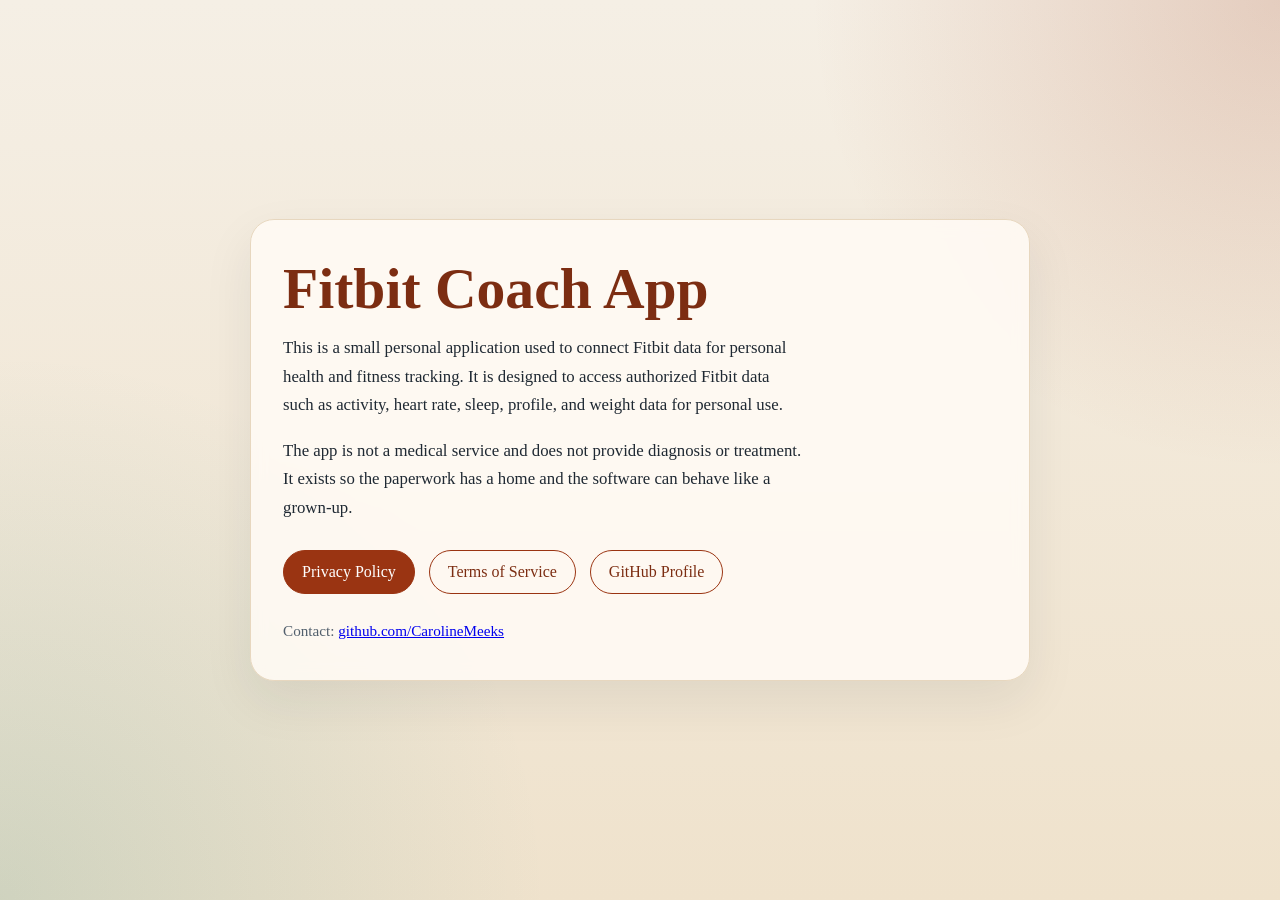
<file: index.html>
<!doctype html>
<html lang="en">
<head>
  <meta charset="utf-8">
  <meta name="viewport" content="width=device-width, initial-scale=1">
  <title>Fitbit Coach App</title>
  <style>
    :root {
      color-scheme: light;
      --bg: #f5efe5;
      --card: rgba(255, 251, 245, 0.88);
      --text: #1f2933;
      --accent: #9a3412;
      --accent-dark: #7c2d12;
      --border: #e7d7bf;
    }
    * {
      box-sizing: border-box;
    }
    body {
      margin: 0;
      min-height: 100vh;
      font-family: Georgia, "Times New Roman", serif;
      color: var(--text);
      background:
        radial-gradient(circle at top right, rgba(154, 52, 18, 0.18), transparent 30%),
        radial-gradient(circle at bottom left, rgba(15, 118, 110, 0.14), transparent 35%),
        linear-gradient(180deg, #f5efe5 0%, #efe2cc 100%);
      display: grid;
      place-items: center;
      padding: 24px;
    }
    main {
      width: min(780px, 100%);
      background: var(--card);
      border: 1px solid var(--border);
      border-radius: 24px;
      padding: 40px 32px;
      box-shadow: 0 20px 50px rgba(31, 41, 51, 0.08);
      backdrop-filter: blur(8px);
    }
    h1 {
      margin-top: 0;
      margin-bottom: 12px;
      font-size: clamp(2.2rem, 5vw, 3.6rem);
      line-height: 1;
      color: var(--accent-dark);
    }
    p {
      line-height: 1.7;
      font-size: 1.05rem;
      max-width: 62ch;
    }
    .links {
      display: flex;
      flex-wrap: wrap;
      gap: 14px;
      margin-top: 28px;
    }
    a.button {
      display: inline-block;
      padding: 12px 18px;
      border-radius: 999px;
      text-decoration: none;
      border: 1px solid var(--accent);
      color: white;
      background: var(--accent);
      transition: transform 140ms ease, background 140ms ease;
    }
    a.button.secondary {
      background: transparent;
      color: var(--accent-dark);
    }
    a.button:hover {
      transform: translateY(-1px);
      background: var(--accent-dark);
    }
    a.button.secondary:hover {
      color: white;
    }
    .meta {
      margin-top: 28px;
      font-size: 0.95rem;
      color: #52606d;
    }
  </style>
</head>
<body>
  <main>
    <h1>Fitbit Coach App</h1>
    <p>This is a small personal application used to connect Fitbit data for personal health and fitness tracking. It is designed to access authorized Fitbit data such as activity, heart rate, sleep, profile, and weight data for personal use.</p>
    <p>The app is not a medical service and does not provide diagnosis or treatment. It exists so the paperwork has a home and the software can behave like a grown-up.</p>

    <div class="links">
      <a class="button" href="./privacy.html">Privacy Policy</a>
      <a class="button secondary" href="./terms.html">Terms of Service</a>
      <a class="button secondary" href="https://github.com/CarolineMeeks">GitHub Profile</a>
    </div>

    <div class="meta">
      Contact: <a href="https://github.com/CarolineMeeks">github.com/CarolineMeeks</a>
    </div>
  </main>
</body>
</html>
</file>
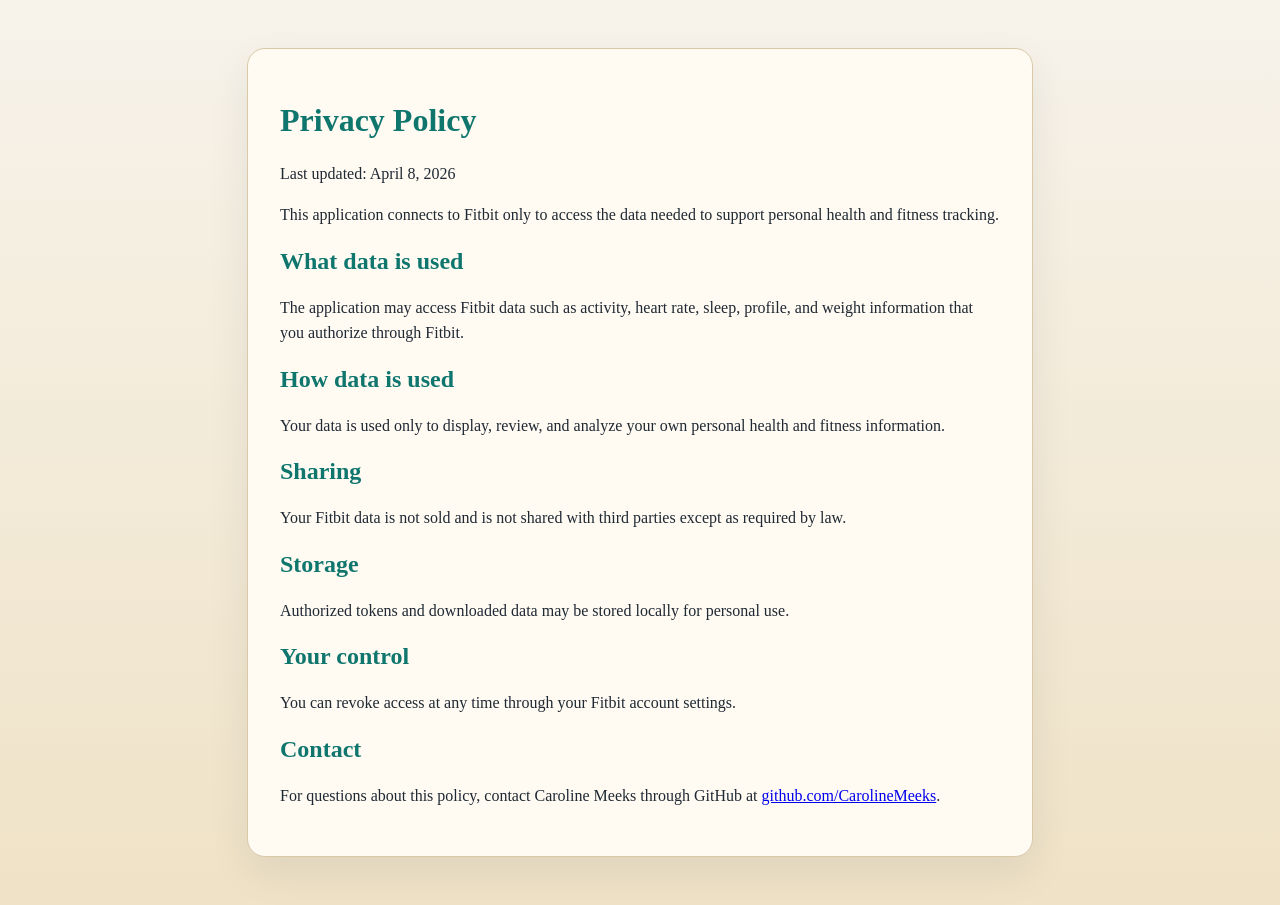
<file: privacy.html>
<!doctype html>
<html lang="en">
<head>
  <meta charset="utf-8">
  <meta name="viewport" content="width=device-width, initial-scale=1">
  <title>Privacy Policy</title>
  <style>
    :root {
      color-scheme: light;
      --bg: #f7f3eb;
      --card: #fffaf2;
      --text: #1f2933;
      --accent: #0f766e;
      --border: #d9c9a9;
    }
    body {
      margin: 0;
      font-family: Georgia, "Times New Roman", serif;
      background: linear-gradient(180deg, #f7f3eb 0%, #efe2c6 100%);
      color: var(--text);
    }
    main {
      max-width: 720px;
      margin: 48px auto;
      padding: 32px;
      background: var(--card);
      border: 1px solid var(--border);
      border-radius: 18px;
      box-shadow: 0 16px 40px rgba(31, 41, 51, 0.08);
    }
    h1, h2 {
      color: var(--accent);
    }
    p, li {
      line-height: 1.6;
    }
  </style>
</head>
<body>
  <main>
    <h1>Privacy Policy</h1>
    <p>Last updated: April 8, 2026</p>

    <p>This application connects to Fitbit only to access the data needed to support personal health and fitness tracking.</p>

    <h2>What data is used</h2>
    <p>The application may access Fitbit data such as activity, heart rate, sleep, profile, and weight information that you authorize through Fitbit.</p>

    <h2>How data is used</h2>
    <p>Your data is used only to display, review, and analyze your own personal health and fitness information.</p>

    <h2>Sharing</h2>
    <p>Your Fitbit data is not sold and is not shared with third parties except as required by law.</p>

    <h2>Storage</h2>
    <p>Authorized tokens and downloaded data may be stored locally for personal use.</p>

    <h2>Your control</h2>
    <p>You can revoke access at any time through your Fitbit account settings.</p>

    <h2>Contact</h2>
    <p>For questions about this policy, contact Caroline Meeks through GitHub at <a href="https://github.com/CarolineMeeks">github.com/CarolineMeeks</a>.</p>
  </main>
</body>
</html>
</file>
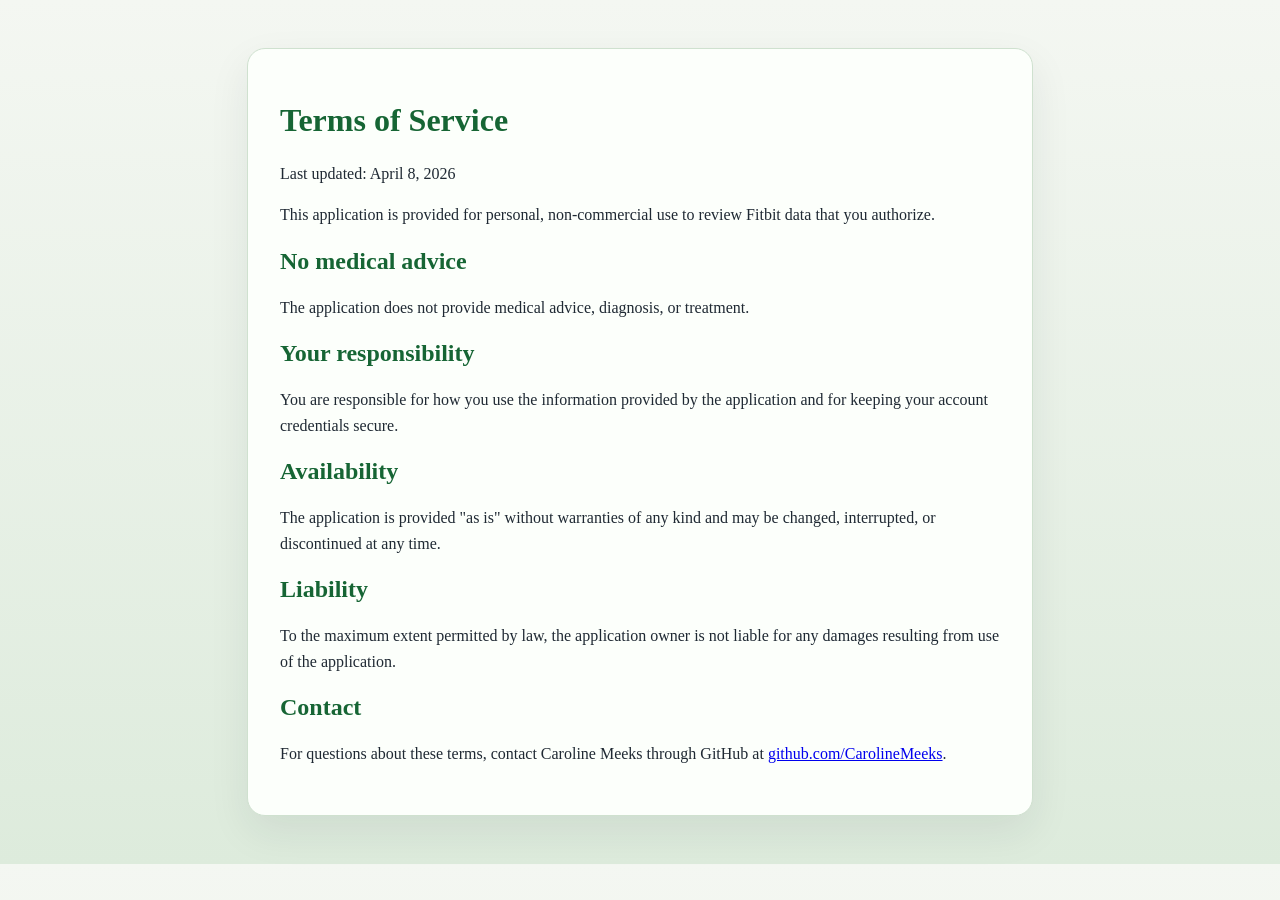
<file: terms.html>
<!doctype html>
<html lang="en">
<head>
  <meta charset="utf-8">
  <meta name="viewport" content="width=device-width, initial-scale=1">
  <title>Terms of Service</title>
  <style>
    :root {
      color-scheme: light;
      --bg: #f4f7f2;
      --card: #fcfffb;
      --text: #1f2933;
      --accent: #166534;
      --border: #cfe1cf;
    }
    body {
      margin: 0;
      font-family: Georgia, "Times New Roman", serif;
      background: linear-gradient(180deg, #f4f7f2 0%, #ddebdc 100%);
      color: var(--text);
    }
    main {
      max-width: 720px;
      margin: 48px auto;
      padding: 32px;
      background: var(--card);
      border: 1px solid var(--border);
      border-radius: 18px;
      box-shadow: 0 16px 40px rgba(31, 41, 51, 0.08);
    }
    h1, h2 {
      color: var(--accent);
    }
    p, li {
      line-height: 1.6;
    }
  </style>
</head>
<body>
  <main>
    <h1>Terms of Service</h1>
    <p>Last updated: April 8, 2026</p>

    <p>This application is provided for personal, non-commercial use to review Fitbit data that you authorize.</p>

    <h2>No medical advice</h2>
    <p>The application does not provide medical advice, diagnosis, or treatment.</p>

    <h2>Your responsibility</h2>
    <p>You are responsible for how you use the information provided by the application and for keeping your account credentials secure.</p>

    <h2>Availability</h2>
    <p>The application is provided "as is" without warranties of any kind and may be changed, interrupted, or discontinued at any time.</p>

    <h2>Liability</h2>
    <p>To the maximum extent permitted by law, the application owner is not liable for any damages resulting from use of the application.</p>

    <h2>Contact</h2>
    <p>For questions about these terms, contact Caroline Meeks through GitHub at <a href="https://github.com/CarolineMeeks">github.com/CarolineMeeks</a>.</p>
  </main>
</body>
</html>
</file>
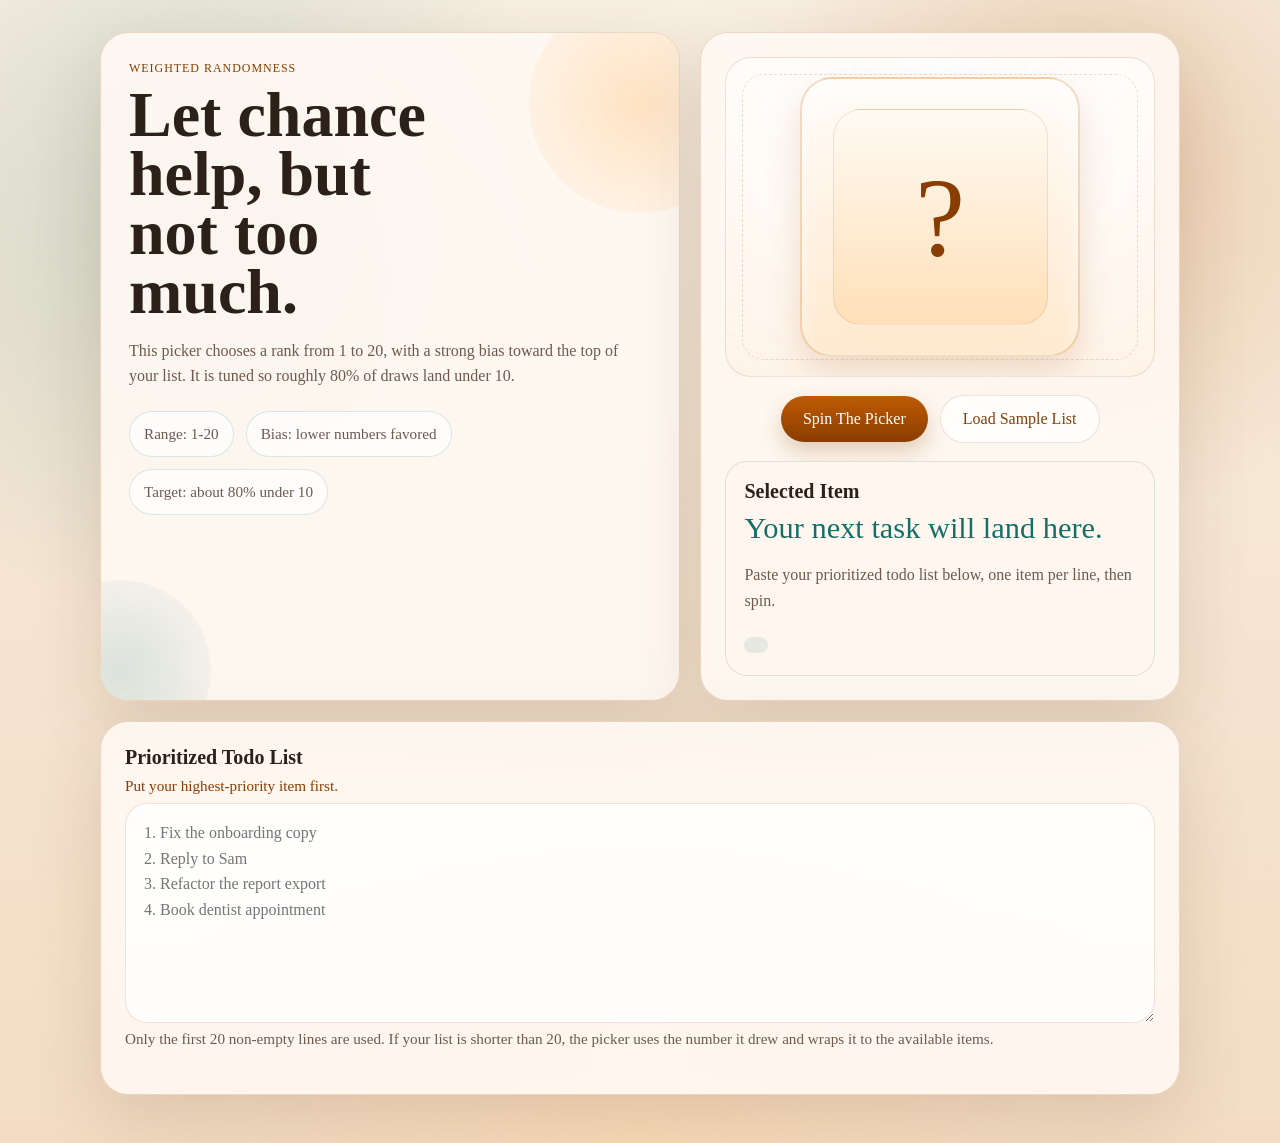
<file: todo-picker.html>
<!doctype html>
<html lang="en">
<head>
  <meta charset="utf-8">
  <meta name="viewport" content="width=device-width, initial-scale=1">
  <title>Weighted Todo Picker</title>
  <style>
    :root {
      color-scheme: light;
      --bg-1: #f8efe2;
      --bg-2: #f3dcc3;
      --panel: rgba(255, 250, 244, 0.88);
      --panel-strong: rgba(255, 247, 239, 0.96);
      --text: #2b2118;
      --muted: #6d5a4d;
      --accent: #bf5b04;
      --accent-deep: #8a3d00;
      --accent-soft: #ffd8ab;
      --teal: #156f67;
      --border: rgba(138, 61, 0, 0.18);
      --shadow: 0 24px 70px rgba(76, 41, 13, 0.14);
    }

    * {
      box-sizing: border-box;
    }

    body {
      margin: 0;
      min-height: 100vh;
      font-family: Georgia, "Times New Roman", serif;
      color: var(--text);
      background:
        radial-gradient(circle at 15% 20%, rgba(21, 111, 103, 0.18), transparent 28%),
        radial-gradient(circle at 85% 15%, rgba(191, 91, 4, 0.24), transparent 24%),
        radial-gradient(circle at 50% 100%, rgba(255, 216, 171, 0.45), transparent 35%),
        linear-gradient(180deg, var(--bg-1), var(--bg-2));
      overflow-x: hidden;
    }

    .page {
      width: min(1120px, 100%);
      margin: 0 auto;
      padding: 32px 20px 48px;
    }

    .hero {
      display: grid;
      grid-template-columns: 1.15fr 0.95fr;
      gap: 20px;
      align-items: stretch;
    }

    .card {
      position: relative;
      background: var(--panel);
      border: 1px solid var(--border);
      border-radius: 28px;
      box-shadow: var(--shadow);
      backdrop-filter: blur(10px);
    }

    .intro {
      padding: 28px;
      overflow: hidden;
      isolation: isolate;
    }

    .intro::before,
    .intro::after {
      content: "";
      position: absolute;
      border-radius: 999px;
      opacity: 0.7;
      z-index: -1;
    }

    .intro::before {
      width: 220px;
      height: 220px;
      right: -70px;
      top: -40px;
      background: radial-gradient(circle, rgba(255, 216, 171, 0.95), rgba(255, 216, 171, 0));
    }

    .intro::after {
      width: 180px;
      height: 180px;
      left: -70px;
      bottom: -60px;
      background: radial-gradient(circle, rgba(21, 111, 103, 0.22), rgba(21, 111, 103, 0));
    }

    .eyebrow {
      margin: 0 0 10px;
      text-transform: uppercase;
      letter-spacing: 0.08em;
      font-size: 0.75rem;
      color: var(--accent-deep);
    }

    h1 {
      margin: 0 0 14px;
      font-size: clamp(2.2rem, 5vw, 4.3rem);
      line-height: 0.92;
      max-width: 10ch;
    }

    .lede,
    .stats,
    .helper,
    .result-copy,
    .list-note {
      color: var(--muted);
      line-height: 1.6;
    }

    .stats {
      display: flex;
      flex-wrap: wrap;
      gap: 12px;
      margin-top: 22px;
    }

    .stat-pill {
      padding: 10px 14px;
      border-radius: 999px;
      border: 1px solid rgba(21, 111, 103, 0.16);
      background: rgba(255, 255, 255, 0.7);
      font-size: 0.95rem;
    }

    .picker {
      padding: 24px;
      display: grid;
      gap: 18px;
      align-content: start;
    }

    .machine {
      position: relative;
      min-height: 320px;
      display: grid;
      place-items: center;
      border-radius: 26px;
      border: 1px solid rgba(138, 61, 0, 0.14);
      background:
        radial-gradient(circle at top, rgba(255, 255, 255, 0.95), rgba(255, 247, 239, 0.7)),
        linear-gradient(180deg, rgba(255, 255, 255, 0.72), rgba(255, 234, 208, 0.82));
      overflow: hidden;
    }

    .machine::before {
      content: "";
      position: absolute;
      inset: 16px;
      border-radius: 22px;
      border: 1px dashed rgba(138, 61, 0, 0.16);
      pointer-events: none;
    }

    .glow {
      position: absolute;
      inset: auto 50% 24px auto;
      width: 280px;
      height: 72px;
      transform: translateX(50%);
      background: radial-gradient(circle, rgba(255, 216, 171, 0.92), rgba(255, 216, 171, 0));
      filter: blur(10px);
      pointer-events: none;
    }

    .number-stage {
      position: relative;
      display: grid;
      place-items: center;
      width: min(68vw, 280px);
      aspect-ratio: 1;
      border-radius: 32px;
      border: 2px solid rgba(191, 91, 4, 0.2);
      background: linear-gradient(180deg, rgba(255, 252, 248, 0.95), rgba(255, 232, 205, 0.98));
      box-shadow: inset 0 10px 20px rgba(255, 255, 255, 0.65), 0 16px 36px rgba(138, 61, 0, 0.15);
    }

    .number-shell {
      position: relative;
      display: grid;
      place-items: center;
      width: 78%;
      aspect-ratio: 1;
      border-radius: 28px;
      background: linear-gradient(180deg, #fffaf3, #ffe0b8);
      border: 1px solid rgba(138, 61, 0, 0.12);
      overflow: hidden;
    }

    .number {
      margin: 0;
      font-size: clamp(4rem, 13vw, 7rem);
      line-height: 1;
      color: var(--accent-deep);
      transform-origin: center;
    }

    .number.is-rolling {
      animation: wobble 170ms linear infinite;
    }

    .burst {
      position: absolute;
      inset: 0;
      pointer-events: none;
      overflow: hidden;
    }

    .spark {
      position: absolute;
      left: 50%;
      top: 50%;
      width: 14px;
      height: 14px;
      margin-left: -7px;
      margin-top: -7px;
      border-radius: 4px;
      opacity: 0;
      transform: translate(0, 0) rotate(0deg) scale(0.4);
      animation: pop 900ms ease-out forwards;
    }

    .controls {
      display: flex;
      flex-wrap: wrap;
      gap: 12px;
      align-items: center;
      justify-content: center;
    }

    button {
      appearance: none;
      border: 0;
      border-radius: 999px;
      padding: 14px 22px;
      font: inherit;
      font-size: 1rem;
      cursor: pointer;
      transition: transform 160ms ease, box-shadow 160ms ease, opacity 160ms ease;
    }

    button:hover {
      transform: translateY(-1px);
    }

    button:active {
      transform: translateY(1px) scale(0.99);
    }

    button:disabled {
      opacity: 0.65;
      cursor: wait;
      transform: none;
    }

    .primary {
      background: linear-gradient(180deg, var(--accent), var(--accent-deep));
      color: white;
      box-shadow: 0 10px 22px rgba(138, 61, 0, 0.24);
    }

    .secondary {
      background: rgba(255, 255, 255, 0.78);
      color: var(--accent-deep);
      border: 1px solid rgba(138, 61, 0, 0.15);
    }

    .result {
      padding: 18px;
      border-radius: 22px;
      background: var(--panel-strong);
      border: 1px solid rgba(21, 111, 103, 0.16);
    }

    .result h2,
    .list-card h2 {
      margin: 0 0 8px;
      font-size: 1.25rem;
    }

    .selection {
      margin: 8px 0 6px;
      font-size: clamp(1.3rem, 3vw, 1.9rem);
      color: var(--teal);
    }

    .index-chip {
      display: inline-block;
      margin-top: 8px;
      padding: 8px 12px;
      border-radius: 999px;
      background: rgba(21, 111, 103, 0.1);
      color: var(--teal);
      font-size: 0.95rem;
    }

    .list-wrap {
      margin-top: 20px;
    }

    .list-card {
      padding: 24px;
    }

    label {
      display: block;
      margin-bottom: 8px;
      font-size: 0.95rem;
      color: var(--accent-deep);
    }

    textarea {
      width: 100%;
      min-height: 220px;
      resize: vertical;
      border-radius: 22px;
      border: 1px solid rgba(138, 61, 0, 0.15);
      padding: 16px 18px;
      font: inherit;
      font-size: 1rem;
      line-height: 1.6;
      color: var(--text);
      background: rgba(255, 255, 255, 0.78);
    }

    textarea:focus,
    button:focus {
      outline: 3px solid rgba(21, 111, 103, 0.2);
      outline-offset: 2px;
    }

    .todo-preview {
      display: grid;
      gap: 10px;
      margin-top: 18px;
    }

    .todo-item {
      display: flex;
      gap: 14px;
      align-items: baseline;
      padding: 14px 16px;
      border-radius: 18px;
      background: rgba(255, 255, 255, 0.72);
      border: 1px solid rgba(138, 61, 0, 0.09);
      transition: transform 180ms ease, border-color 180ms ease, background 180ms ease;
    }

    .todo-item.active {
      transform: translateX(8px) scale(1.01);
      border-color: rgba(21, 111, 103, 0.3);
      background: rgba(219, 248, 244, 0.86);
    }

    .todo-rank {
      min-width: 2.2rem;
      font-weight: 700;
      color: var(--accent);
    }

    .todo-text {
      line-height: 1.5;
    }

    .helper {
      margin: 0;
      font-size: 0.95rem;
    }

    @keyframes wobble {
      0% { transform: translateY(-2px) rotate(-5deg) scale(0.97); }
      50% { transform: translateY(3px) rotate(4deg) scale(1.03); }
      100% { transform: translateY(-1px) rotate(-3deg) scale(0.98); }
    }

    @keyframes pop {
      0% {
        opacity: 1;
        transform: translate(0, 0) rotate(0deg) scale(0.4);
      }
      100% {
        opacity: 0;
        transform: translate(var(--dx), var(--dy)) rotate(var(--rot)) scale(1.2);
      }
    }

    @media (max-width: 860px) {
      .hero {
        grid-template-columns: 1fr;
      }

      .picker {
        order: -1;
      }

      .number-stage {
        width: min(72vw, 240px);
      }
    }
  </style>
</head>
<body>
  <main class="page">
    <section class="hero">
      <article class="card intro">
        <p class="eyebrow">Weighted Randomness</p>
        <h1>Let chance help, but not too much.</h1>
        <p class="lede">This picker chooses a rank from 1 to 20, with a strong bias toward the top of your list. It is tuned so roughly 80% of draws land under 10.</p>
        <div class="stats">
          <div class="stat-pill">Range: 1-20</div>
          <div class="stat-pill">Bias: lower numbers favored</div>
          <div class="stat-pill">Target: about 80% under 10</div>
        </div>
      </article>

      <section class="card picker">
        <div class="machine">
          <div class="glow"></div>
          <div class="number-stage">
            <div class="number-shell">
              <p id="number" class="number">?</p>
            </div>
          </div>
          <div id="burst" class="burst" aria-hidden="true"></div>
        </div>

        <div class="controls">
          <button id="pick-button" class="primary" type="button">Spin The Picker</button>
          <button id="sample-button" class="secondary" type="button">Load Sample List</button>
        </div>

        <section class="result" aria-live="polite">
          <h2>Selected Item</h2>
          <p id="selection" class="selection">Your next task will land here.</p>
          <p id="selection-copy" class="result-copy">Paste your prioritized todo list below, one item per line, then spin.</p>
          <div id="index-chip" class="index-chip" hidden></div>
        </section>
      </section>
    </section>

    <section class="list-wrap">
      <article class="card list-card">
        <h2>Prioritized Todo List</h2>
        <label for="todo-input">Put your highest-priority item first.</label>
        <textarea id="todo-input" spellcheck="false" placeholder="1. Fix the onboarding copy&#10;2. Reply to Sam&#10;3. Refactor the report export&#10;4. Book dentist appointment"></textarea>
        <p class="helper">Only the first 20 non-empty lines are used. If your list is shorter than 20, the picker uses the number it drew and wraps it to the available items.</p>
        <div id="todo-preview" class="todo-preview"></div>
      </article>
    </section>
  </main>

  <script>
    const MAX_RANK = 20;
    const BIAS_POWER = 3.58;
    const ROLL_DURATION_MS = 1800;
    const sampleTodos = [
      "Finish the thing that has been quietly judging me from the top of the list",
      "Reply to the important email",
      "Book the appointment",
      "Close one lingering admin task",
      "Draft the next project step",
      "Tidy the desktop",
      "Read the document I have been avoiding",
      "Do the five-minute fix that will probably take four",
      "Prep tomorrow's top task",
      "Refill water and reset"
    ];

    const todoInput = document.getElementById("todo-input");
    const todoPreview = document.getElementById("todo-preview");
    const pickButton = document.getElementById("pick-button");
    const sampleButton = document.getElementById("sample-button");
    const numberEl = document.getElementById("number");
    const selectionEl = document.getElementById("selection");
    const selectionCopyEl = document.getElementById("selection-copy");
    const indexChipEl = document.getElementById("index-chip");
    const burstEl = document.getElementById("burst");

    function parseTodos() {
      return todoInput.value
        .split("\n")
        .map((line) => line.replace(/^(\s*[-*]|\s*\d+[.)])\s*/, "").trim())
        .filter(Boolean)
        .slice(0, MAX_RANK);
    }

    function renderTodos(activeIndex = -1) {
      const todos = parseTodos();
      todoPreview.innerHTML = "";

      if (!todos.length) {
        return;
      }

      todos.forEach((todo, index) => {
        const item = document.createElement("div");
        item.className = "todo-item";
        if (index === activeIndex) {
          item.classList.add("active");
        }

        const rank = document.createElement("div");
        rank.className = "todo-rank";
        rank.textContent = String(index + 1).padStart(2, "0");

        const text = document.createElement("div");
        text.className = "todo-text";
        text.textContent = todo;

        item.append(rank, text);
        todoPreview.append(item);
      });
    }

    function weightedRank() {
      return Math.ceil(MAX_RANK * Math.pow(Math.random(), BIAS_POWER));
    }

    function createBurst() {
      burstEl.innerHTML = "";
      const colors = ["#bf5b04", "#156f67", "#ffb84d", "#ff8a3d", "#0e8b80"];

      for (let i = 0; i < 18; i += 1) {
        const spark = document.createElement("span");
        spark.className = "spark";
        spark.style.background = colors[i % colors.length];
        spark.style.setProperty("--dx", `${(Math.random() - 0.5) * 240}px`);
        spark.style.setProperty("--dy", `${(Math.random() - 0.5) * 200}px`);
        spark.style.setProperty("--rot", `${Math.round(Math.random() * 360)}deg`);
        burstEl.appendChild(spark);
      }
    }

    function applySelection(rank) {
      const todos = parseTodos();

      if (!todos.length) {
        selectionEl.textContent = `Rank ${rank}`;
        selectionCopyEl.textContent = "Add some todo items below and spin again to map the drawn rank to an actual task.";
        indexChipEl.hidden = false;
        indexChipEl.textContent = `Weighted draw: ${rank} of ${MAX_RANK}`;
        renderTodos();
        return;
      }

      const selectedIndex = (rank - 1) % todos.length;
      const selectedTodo = todos[selectedIndex];
      selectionEl.textContent = selectedTodo;
      selectionCopyEl.textContent = `The picker drew ${rank}. With ${todos.length} items in your list, that maps to item ${selectedIndex + 1}.`;
      indexChipEl.hidden = false;
      indexChipEl.textContent = `Drawn rank ${rank} -> list item ${selectedIndex + 1}`;
      renderTodos(selectedIndex);
    }

    function animatePick() {
      if (pickButton.disabled) {
        return;
      }

      pickButton.disabled = true;
      sampleButton.disabled = true;
      numberEl.classList.add("is-rolling");
      selectionEl.textContent = "Consulting the tiny chaos engine...";
      selectionCopyEl.textContent = "Top-ranked items have better odds, but we are still leaving room for surprise.";
      indexChipEl.hidden = true;

      const finalRank = weightedRank();
      const start = performance.now();

      function tick(now) {
        const elapsed = now - start;

        if (elapsed < ROLL_DURATION_MS) {
          numberEl.textContent = String(1 + Math.floor(Math.random() * MAX_RANK));
          window.requestAnimationFrame(tick);
          return;
        }

        numberEl.classList.remove("is-rolling");
        numberEl.textContent = String(finalRank);
        createBurst();
        applySelection(finalRank);
        pickButton.disabled = false;
        sampleButton.disabled = false;
      }

      window.requestAnimationFrame(tick);
    }

    todoInput.addEventListener("input", () => {
      renderTodos();
    });

    pickButton.addEventListener("click", animatePick);

    sampleButton.addEventListener("click", () => {
      todoInput.value = sampleTodos.join("\n");
      renderTodos();
    });

    renderTodos();
  </script>
</body>
</html>
</file>
